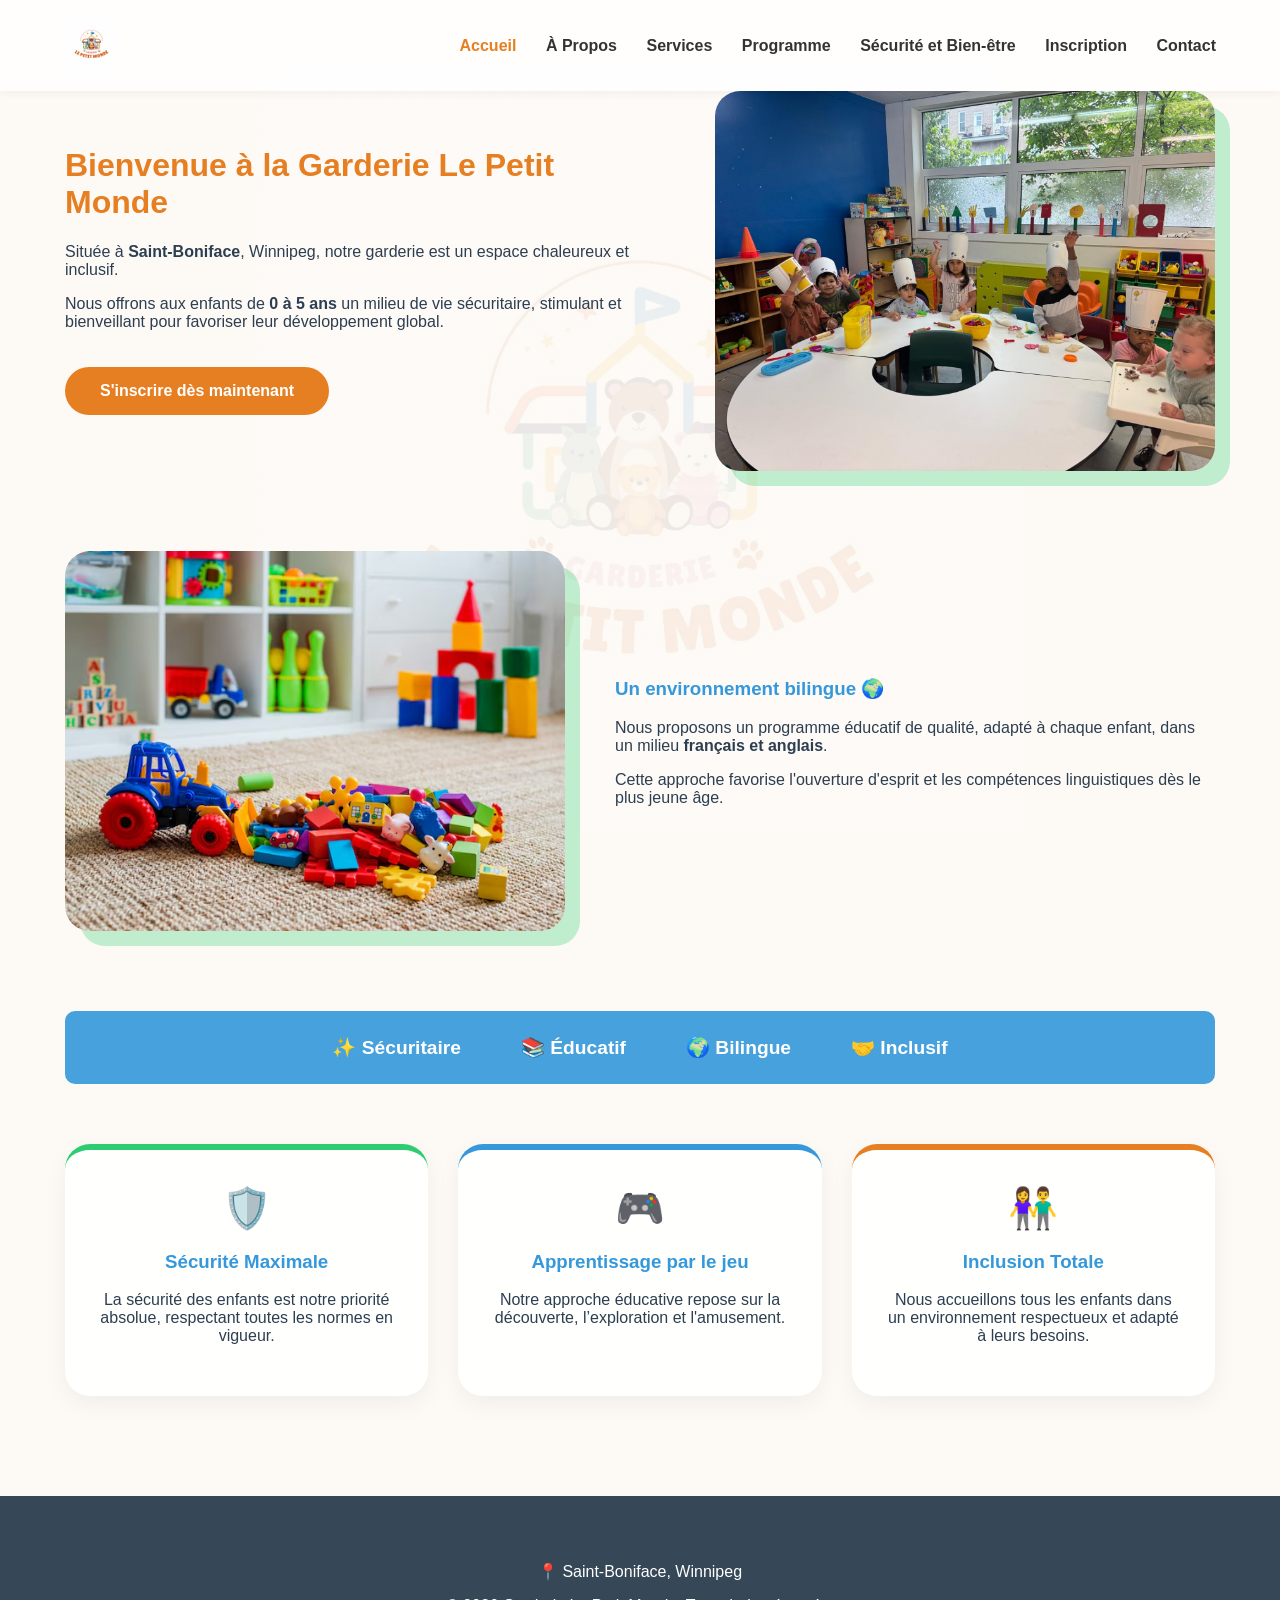
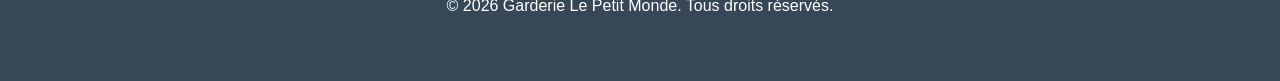
<file: index.html>
<!DOCTYPE html>
<html lang="fr">
<head>
    <meta charset="UTF-8">
    <meta name="viewport" content="width=device-width, initial-scale=1.0">
    <title>Garderie Le Petit Monde | Accueil</title>
    <link rel="stylesheet" href="style.css">
    <style>
        /* --- ARRIÈRE-PLAN GLOBAL AVEC LOGO --- */
        body {
            margin: 0;
            padding: 0;
            background-color: #fdfaf6;
            /* Logo en fond : fixe, centré et translucide pour la lisibilité */
            background-image: linear-gradient(rgba(253, 250, 246, 0.92), rgba(253, 250, 246, 0.92)), url('logo.png');
            background-attachment: fixed;
            background-position: center;
            background-repeat: no-repeat;
            background-size: 60%;
        }

        /* --- TRANSPARENCE DES SECTIONS --- */
        header, main, .container, .content-row, .card {
            background: transparent !important;
        }

        /* --- BARRE DE NAVIGATION --- */
        header {
            padding: 1rem 5%;
            display: flex;
            justify-content: space-between;
            align-items: center;
            box-shadow: 0 2px 10px rgba(0,0,0,0.05);
            position: sticky;
            top: 0;
            z-index: 1000;
            background: rgba(255, 255, 255, 0.8) !important;
            backdrop-filter: blur(10px);
        }

        .nav-logo img { height: 55px; }

        nav a {
            text-decoration: none;
            color: #333;
            margin-left: 25px;
            font-weight: 600;
            transition: 0.3s;
        }

        nav a:hover { color: #e67e22; }

        /* --- CONTENU PRINCIPAL --- */
        .main-content {
            padding-top: 50px;
        }

        .content-row {
            display: flex;
            align-items: center;
            gap: 50px;
            margin-bottom: 80px;
        }
        
        .content-row.reverse { flex-direction: row-reverse; }

        .text-block { flex: 1.2; }
        
        .image-block { 
            flex: 1; 
            border-radius: 25px; 
            overflow: hidden; 
            box-shadow: 15px 15px 0px rgba(46, 204, 113, 0.3); /* Ombre verte style logo */
            height: 380px;
        }
        
        .image-block img {
            width: 100%;
            height: 100%;
            object-fit: cover;
            display: block;
        }

        h1, h2 { color: #e67e22; margin-top: 0; }
        h3 { color: #3498db; }

        /* --- ÉLÉMENTS VISUELS --- */
        .feature-ribbon {
            background: rgba(52, 152, 219, 0.9);
            color: white;
            padding: 25px 0;
            margin: 60px 0;
            display: flex;
            justify-content: center;
            gap: 60px;
            font-weight: bold;
            font-size: 1.2rem;
            border-radius: 10px;
        }

        .card {
            background: rgba(255, 255, 255, 0.85) !important;
            padding: 35px;
            border-radius: 25px;
            box-shadow: 0 8px 25px rgba(0,0,0,0.05);
            text-align: center;
            backdrop-filter: blur(3px);
            border-top: 6px solid;
        }

        .btn-cta {
            display: inline-block;
            padding: 15px 35px;
            background-color: #e67e22;
            color: white;
            border-radius: 30px;
            text-decoration: none;
            font-weight: bold;
            margin-top: 20px;
            transition: 0.3s;
        }

        .btn-cta:hover { transform: scale(1.05); background-color: #d35400; }

        footer {
            background: rgba(44, 62, 80, 0.95);
            color: white;
            text-align: center;
            padding: 50px 20px;
            margin-top: 100px;
        }
    </style>
</head>
<body>

     <header>
    <div class="nav-logo"><img src="logo.png" alt="Logo"></div>
    <nav>
        <a href="index.html" style="color: #e67e22;">Accueil</a>
        
        <a href="propos.html">À Propos</a>
        <a href="services.html">Services</a>
        <a href="programme.html">Programme</a>
        
        <a href="securite.html">Sécurité et Bien-être</a>
        
        <a href="inscription.html">Inscription</a>
        <a href="contact.html">Contact</a>
    </nav>
</header>
    
    <main class="container main-content" style="max-width: 1150px; margin: 0 auto; padding: 0 20px;">
        
        <div class="content-row">
            <div class="text-block">
                <h1>Bienvenue à la Garderie Le Petit Monde </h1>
                <p>Située à <strong>Saint-Boniface</strong>, Winnipeg, notre garderie est un espace chaleureux et inclusif.</p>
                <p>Nous offrons aux enfants de <strong>0 à 5 ans</strong> un milieu de vie sécuritaire, stimulant et bienveillant pour favoriser leur développement global.</p>
                <a href="inscription.html" class="btn-cta">S'inscrire dès maintenant</a>
            </div>
            <div class="image-block">
                <img src="enfants.jpg" alt="Enfants heureux à la garderie">
            </div>
        </div>

        <div class="content-row reverse">
            <div class="text-block">
                <h3>Un environnement bilingue 🌍</h3>
                <p>Nous proposons un programme éducatif de qualité, adapté à chaque enfant, dans un milieu <strong>français et anglais</strong>.</p>
                <p>Cette approche favorise l'ouverture d'esprit et les compétences linguistiques dès le plus jeune âge.</p>
            </div>
            <div class="image-block">
                <img src="salle.jpg" alt="Notre salle de jeux éducative">
            </div>
        </div>

        <div class="feature-ribbon">
            <span>✨ Sécuritaire</span>
            <span>📚 Éducatif</span>
            <span>🌍 Bilingue</span>
            <span>🤝 Inclusif</span>
        </div>

        <div class="grid" style="display: grid; grid-template-columns: repeat(auto-fit, minmax(300px, 1fr)); gap: 30px;">
            <div class="card" style="border-top-color: #2ecc71;">
                <div style="font-size: 2.5rem;">🛡️</div>
                <h3>Sécurité Maximale</h3>
                <p>La sécurité des enfants est notre priorité absolue, respectant toutes les normes en vigueur.</p>
            </div>
            <div class="card" style="border-top-color: #3498db;">
                <div style="font-size: 2.5rem;">🎮</div>
                <h3>Apprentissage par le jeu</h3>
                <p>Notre approche éducative repose sur la découverte, l’exploration et l'amusement.</p>
            </div>
            <div class="card" style="border-top-color: #e67e22;">
                <div style="font-size: 2.5rem;">👫</div>
                <h3>Inclusion Totale</h3>
                <p>Nous accueillons tous les enfants dans un environnement respectueux et adapté à leurs besoins.</p>
            </div>
        </div>
    </main>

    <footer>
        <p>📍 Saint-Boniface, Winnipeg </p>
        <p>&copy; 2026 Garderie Le Petit Monde. Tous droits réservés.</p>
    </footer>

</body>
</html>
</file>
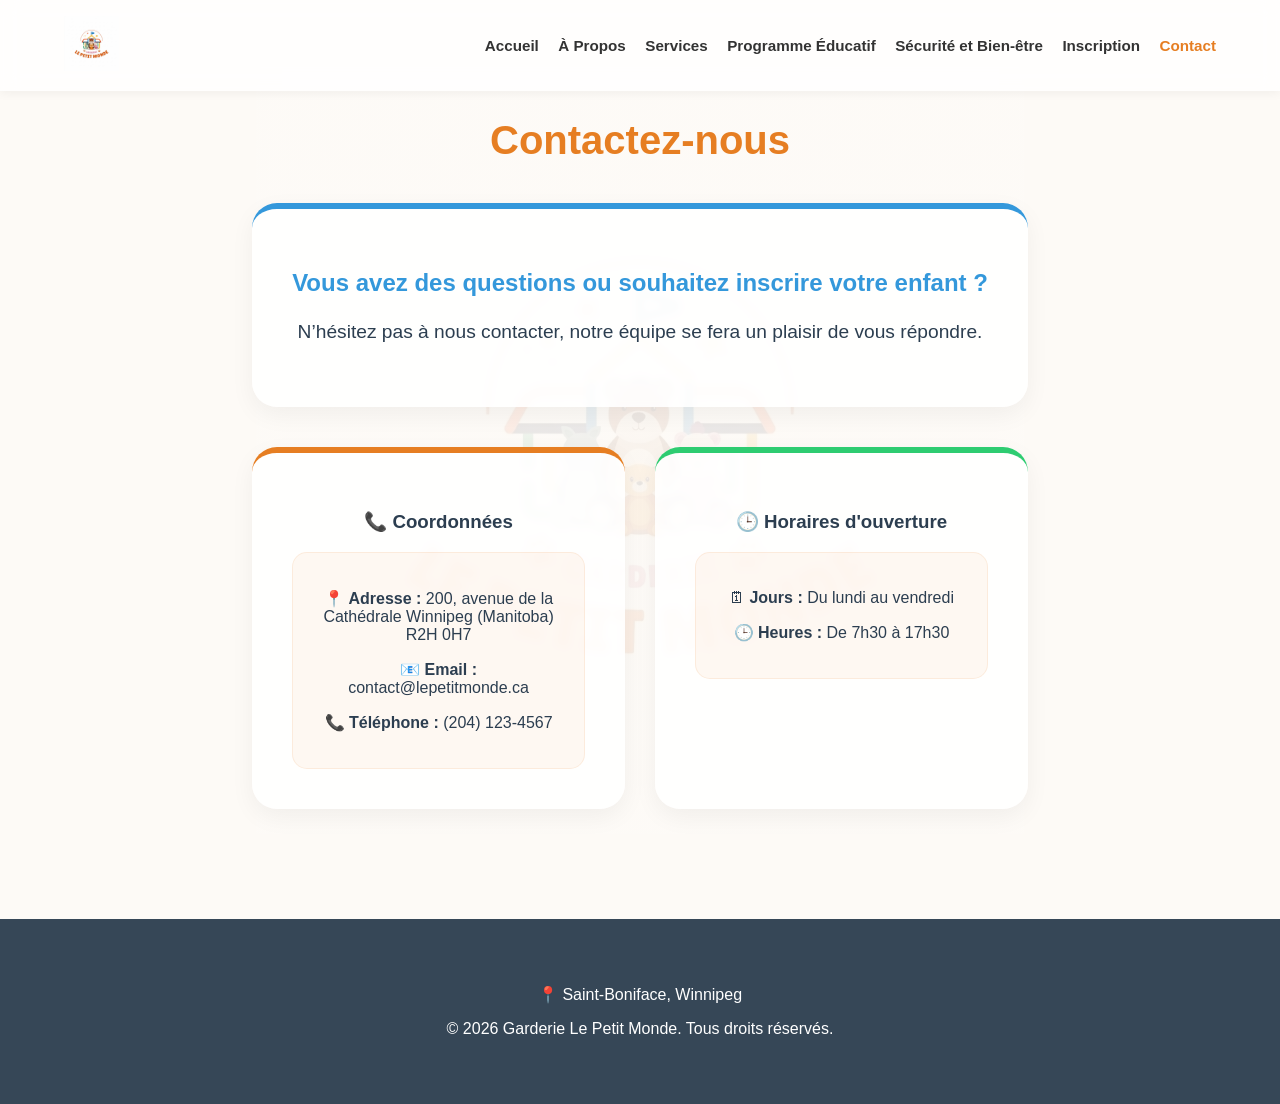
<file: contact.html>
<!DOCTYPE html>
<html lang="fr">
<head>
    <meta charset="UTF-8">
    <meta name="viewport" content="width=device-width, initial-scale=1.0">
    <title>Contact | Garderie Le Petit Monde</title>
    <link rel="stylesheet" href="style.css">
    <style>
        /* --- ARRIÈRE-PLAN GLOBAL (COHÉRENT AVEC LE RESTE DU SITE) --- */
        body {
            margin: 0;
            padding: 0;
            background-color: #fdfaf6;
            background-image: linear-gradient(rgba(253, 250, 246, 0.92), rgba(253, 250, 246, 0.92)), url('logo.png');
            background-attachment: fixed;
            background-position: center;
            background-repeat: no-repeat;
            background-size: 60%;
        }

        header, main, .container, .card { background: transparent !important; }

        header {
            padding: 1rem 5%;
            display: flex;
            justify-content: space-between;
            align-items: center;
            box-shadow: 0 2px 10px rgba(0,0,0,0.05);
            position: sticky;
            top: 0;
            z-index: 1000;
            background: rgba(255, 255, 255, 0.8) !important;
            backdrop-filter: blur(10px);
        }

        .nav-logo img { height: 55px; }

        nav a {
            text-decoration: none;
            color: #333;
            margin-left: 15px;
            font-weight: 600;
            transition: 0.3s;
            font-size: 0.95rem;
        }

        nav a:hover { color: #e67e22; }

        .main-content { padding-top: 50px; }

        h1 { color: #e67e22; text-align: center; font-size: 2.5rem; margin-bottom: 40px; }
        
        .contact-card {
            background: rgba(255, 255, 255, 0.85) !important;
            padding: 40px;
            border-radius: 25px;
            box-shadow: 0 8px 25px rgba(0,0,0,0.05);
            backdrop-filter: blur(3px);
            margin-bottom: 30px;
            border-top: 6px solid #3498db;
            text-align: center;
        }

        .contact-grid {
            display: grid;
            grid-template-columns: repeat(auto-fit, minmax(280px, 1fr));
            gap: 30px;
            margin-top: 40px;
        }

        .info-item {
            padding: 20px;
            background: rgba(230, 126, 34, 0.05);
            border-radius: 15px;
            border: 1px solid rgba(230, 126, 34, 0.1);
        }

        .info-item h3 { color: #e67e22; margin-bottom: 10px; }

        footer {
            background: rgba(44, 62, 80, 0.95);
            color: white;
            text-align: center;
            padding: 50px 20px;
            margin-top: 80px;
        }
    </style>
</head>
<body>

    <header>
        <div class="nav-logo"><img src="logo.png" alt="Logo"></div>
        <nav>
            <a href="index.html">Accueil</a>
            <a href="propos.html">À Propos</a>
            <a href="services.html">Services</a>
            <a href="programme.html">Programme Éducatif</a>
            <a href="securite.html">Sécurité et Bien-être</a>
            <a href="inscription.html">Inscription</a>
            <a href="contact.html" style="color: #e67e22;">Contact</a>
        </nav>
    </header>

    <main class="container main-content" style="max-width: 1000px; margin: 0 auto; padding: 0 20px;">
        
        <h1>Contactez-nous </h1>

        <section class="contact-card">
            <h2 style="color: #3498db;">Vous avez des questions ou souhaitez inscrire votre enfant ? </h2>
            <p style="font-size: 1.2rem; line-height: 1.6;">N’hésitez pas à nous contacter, notre équipe se fera un plaisir de vous répondre. </p>
        </section>

        <div class="contact-grid">
            <div class="contact-card" style="border-top-color: #e67e22;">
                <h3>📞 Coordonnées </h3>
                <div class="info-item">
                    <p>📍 <strong>Adresse :</strong> 200, avenue de la Cathédrale
Winnipeg (Manitoba) R2H 0H7 </p>
                    <p>📧 <strong>Email :</strong> contact@lepetitmonde.ca </p>
                    <p>📞 <strong>Téléphone :</strong> (204) 123-4567</p>
                </div>
            </div>

            <div class="contact-card" style="border-top-color: #2ecc71;">
                <h3>🕒 Horaires d'ouverture </h3>
                <div class="info-item">
                    <p>🗓 <strong>Jours :</strong> Du lundi au vendredi </p>
                    <p>🕒 <strong>Heures :</strong> De 7h30 à 17h30 </p>
                </div>
            </div>
        </div>

    </main>

    <footer>
        <p>📍 Saint-Boniface, Winnipeg</p>
        <p>&copy; 2026 Garderie Le Petit Monde. Tous droits réservés.</p>
    </footer>

</body>
</html>
</file>
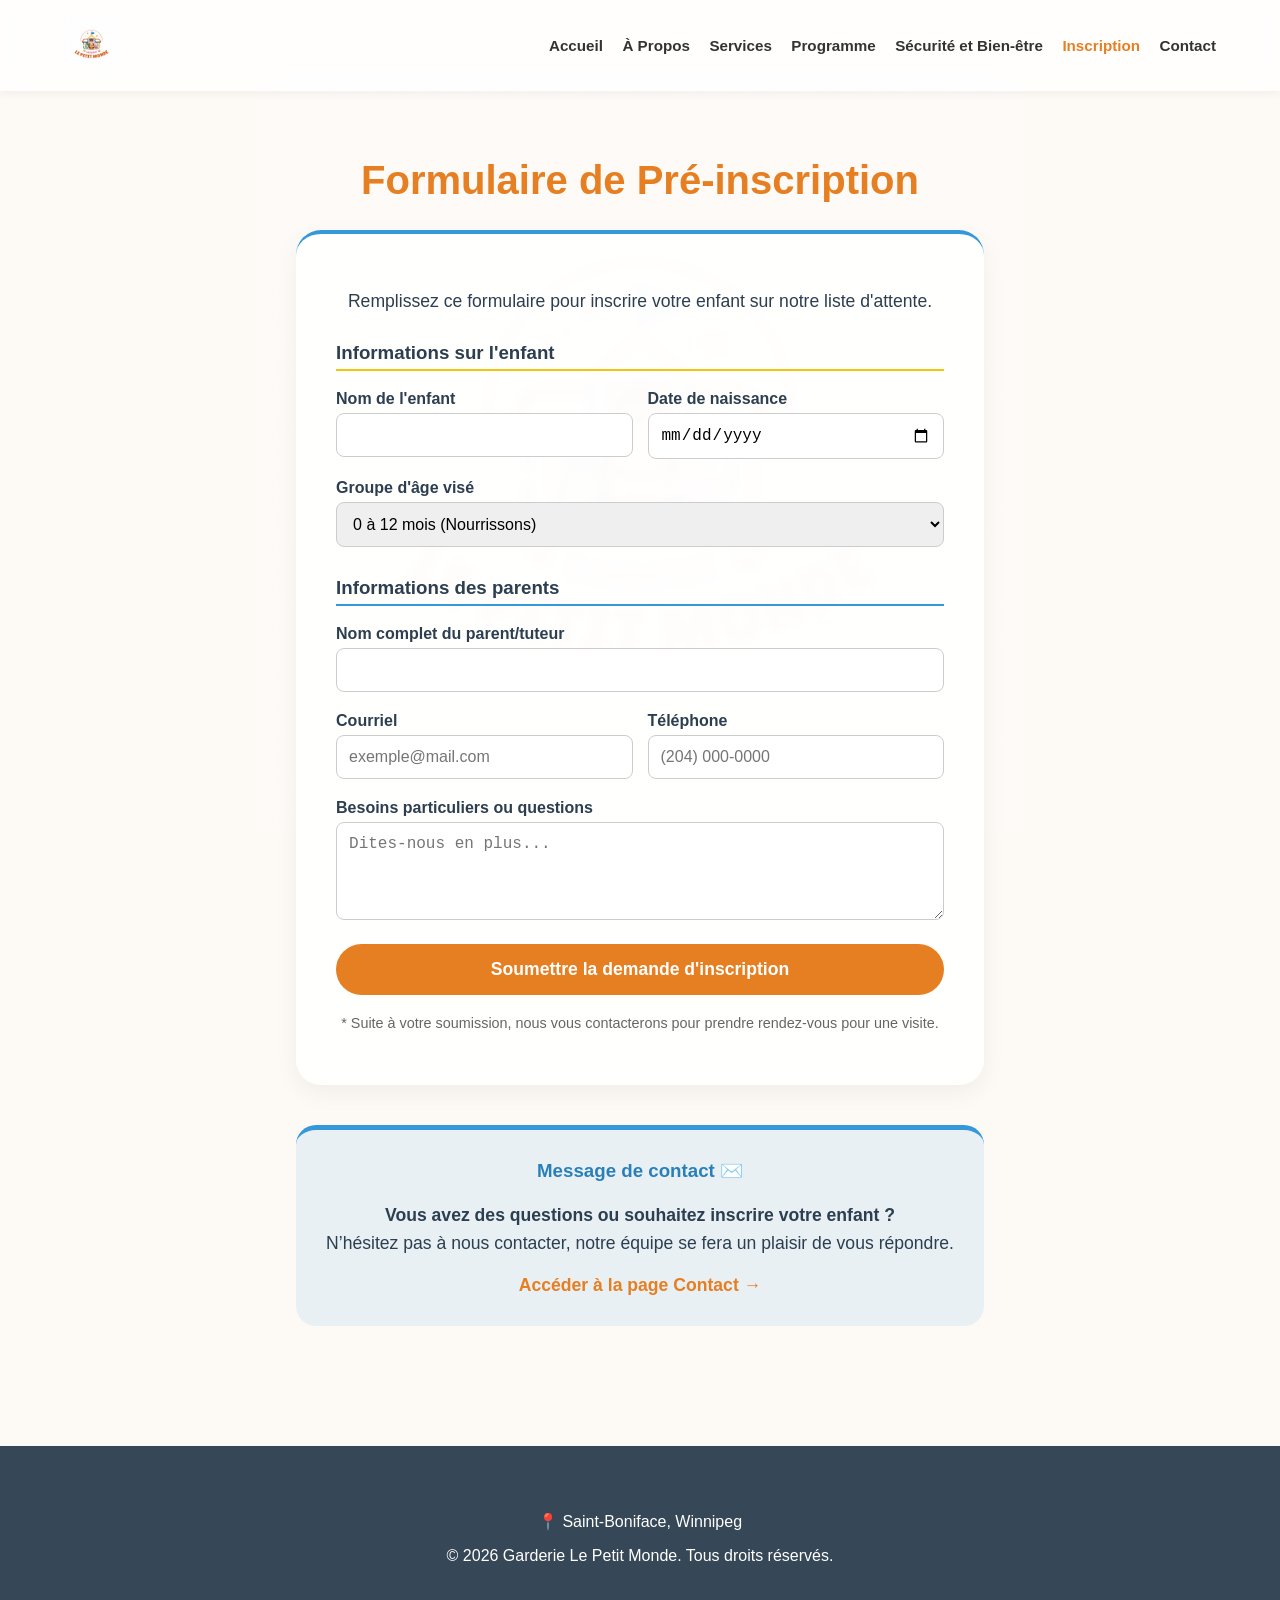
<file: inscription.html>
<!DOCTYPE html>
<html lang="fr">
<head>
    <meta charset="UTF-8">
    <meta name="viewport" content="width=device-width, initial-scale=1.0">
    <title>Inscription | Le Petit Monde</title>
    <link rel="stylesheet" href="style.css">
    <style>
        /* --- STYLE GLOBAL & ARRIÈRE-PLAN --- */
        body {
            margin: 0;
            padding: 0;
            background-color: #fdfaf6;
            background-image: linear-gradient(rgba(253, 250, 246, 0.92), rgba(253, 250, 246, 0.92)), url('logo.png');
            background-attachment: fixed;
            background-position: center;
            background-repeat: no-repeat;
            background-size: 60%;
        }

        header, main, .container, .card { background: transparent !important; }

        header {
            padding: 1rem 5%;
            display: flex;
            justify-content: space-between;
            align-items: center;
            box-shadow: 0 2px 10px rgba(0,0,0,0.05);
            position: sticky;
            top: 0;
            z-index: 1000;
            background: rgba(255, 255, 255, 0.8) !important;
            backdrop-filter: blur(10px);
        }

        .nav-logo img { height: 55px; }

        nav a {
            text-decoration: none;
            color: #333;
            margin-left: 15px;
            font-weight: 600;
            transition: 0.3s;
            font-size: 0.95rem;
        }

        nav a:hover { color: #e67e22; }

        /* --- STYLES DU FORMULAIRE --- */
        .form-group {
            margin-bottom: 20px;
            text-align: left;
        }
        label {
            display: block;
            margin-bottom: 5px;
            font-weight: bold;
            color: #2c3e50;
        }
        input, select, textarea {
            width: 100%;
            padding: 12px;
            border: 1px solid #ccc;
            border-radius: 8px;
            box-sizing: border-box;
            font-size: 1rem;
        }
        
        .btn-submit {
            background-color: #e67e22;
            color: white;
            padding: 15px;
            border: none;
            border-radius: 30px;
            font-weight: bold;
            font-size: 1.1rem;
            width: 100%;
            cursor: pointer;
            transition: 0.3s;
        }
        .btn-submit:hover { background-color: #d35400; transform: scale(1.02); }

        /* --- SECTION MESSAGE DE CONTACT --- */
        .contact-message-box {
            background: rgba(52, 152, 219, 0.1) !important;
            border-top: 5px solid #3498db;
            padding: 30px;
            border-radius: 20px;
            text-align: center;
            margin-top: 40px;
            backdrop-filter: blur(3px);
        }

        footer {
            background: rgba(44, 62, 80, 0.95);
            color: white;
            text-align: center;
            padding: 50px 20px;
            margin-top: 80px;
        }
    </style>
</head>
<body>
    <header>
        <div class="nav-logo"><img src="logo.png" alt="Logo"></div>
        <nav>
            <a href="index.html">Accueil</a>
            <a href="propos.html">À Propos</a>
            <a href="services.html">Services</a>
            <a href="programme.html">Programme</a>
            <a href="securite.html">Sécurité et Bien-être</a>
            <a href="inscription.html" style="color: #e67e22;">Inscription</a>
            <a href="contact.html">Contact</a>
        </nav>
    </header>

    <main class="container" style="max-width: 800px; margin: 0 auto; padding: 40px 20px;">
        <h1 style="text-align: center; color: #e67e22; font-size: 2.5rem;">Formulaire de Pré-inscription</h1>
        
        <div class="card" style="background: rgba(255, 255, 255, 0.85) !important; padding: 40px; border-radius: 25px; box-shadow: 0 8px 25px rgba(0,0,0,0.05); backdrop-filter: blur(3px);">
            <p style="margin-bottom: 30px; text-align: center; font-size: 1.1rem;">
                Remplissez ce formulaire pour inscrire votre enfant sur notre liste d'attente.
            </p>

            <form action="#" method="post">
                <h3 style="border-bottom: 2px solid #f1c40f; padding-bottom: 5px; color: #2c3e50;">Informations sur l'enfant</h3>
                <div style="display: grid; grid-template-columns: 1fr 1fr; gap: 15px;">
                    <div class="form-group">
                        <label for="nom_enfant">Nom de l'enfant</label>
                        <input type="text" id="nom_enfant" name="nom_enfant" required>
                    </div>
                    <div class="form-group">
                        <label for="date_naissance">Date de naissance</label>
                        <input type="date" id="date_naissance" name="date_naissance" required>
                    </div>
                </div>

                <div class="form-group">
                    <label for="groupe_age">Groupe d'âge visé</label>
                    <select id="groupe_age" name="groupe_age">
                        <option value="nourrisson">0 à 12 mois (Nourrissons)</option>
                        <option value="tout-petit">1 à 2 ans (Tout-petits)</option>
                        <option value="prescolaire">3 à 5 ans (Préscolaires)</option>
                    </select>
                </div>

                <h3 style="border-bottom: 2px solid #3498db; padding-bottom: 5px; margin-top: 30px; color: #2c3e50;">Informations des parents</h3>
                <div class="form-group">
                    <label for="parent_nom">Nom complet du parent/tuteur</label>
                    <input type="text" id="parent_nom" name="parent_nom" required>
                </div>

                <div style="display: grid; grid-template-columns: 1fr 1fr; gap: 15px;">
                    <div class="form-group">
                        <label for="email">Courriel</label>
                        <input type="email" id="email" name="email" placeholder="exemple@mail.com" required>
                    </div>
                    <div class="form-group">
                        <label for="tel">Téléphone</label>
                        <input type="tel" id="tel" name="tel" placeholder="(204) 000-0000" required>
                    </div>
                </div>

                <div class="form-group">
                    <label for="message">Besoins particuliers ou questions</label>
                    <textarea id="message" name="message" rows="4" placeholder="Dites-nous en plus..."></textarea>
                </div>

                <button type="submit" class="btn-submit">
                    Soumettre la demande d'inscription
                </button>
            </form>

            <p style="font-size: 0.9rem; color: #666; margin-top: 20px; text-align: center;">
                * Suite à votre soumission, nous vous contacterons pour prendre rendez-vous pour une visite.
            </p>
        </div>

        <section class="contact-message-box">
            <h3 style="color: #2980b9; margin-top: 0;">Message de contact ✉️</h3>
            <p style="font-size: 1.1rem; line-height: 1.6; color: #2c3e50;">
                <strong>Vous avez des questions ou souhaitez inscrire votre enfant ?</strong><br>
                N’hésitez pas à nous contacter, notre équipe se fera un plaisir de vous répondre.
            </p>
            <a href="contact.html" style="text-decoration: none; color: #e67e22; font-weight: bold; font-size: 1.1rem;">Accéder à la page Contact →</a>
        </section>
    </main>

    <footer>
        <p>📍 Saint-Boniface, Winnipeg</p>
        <p>&copy; 2026 Garderie Le Petit Monde. Tous droits réservés.</p>
    </footer>
</body>
</html>
</file>
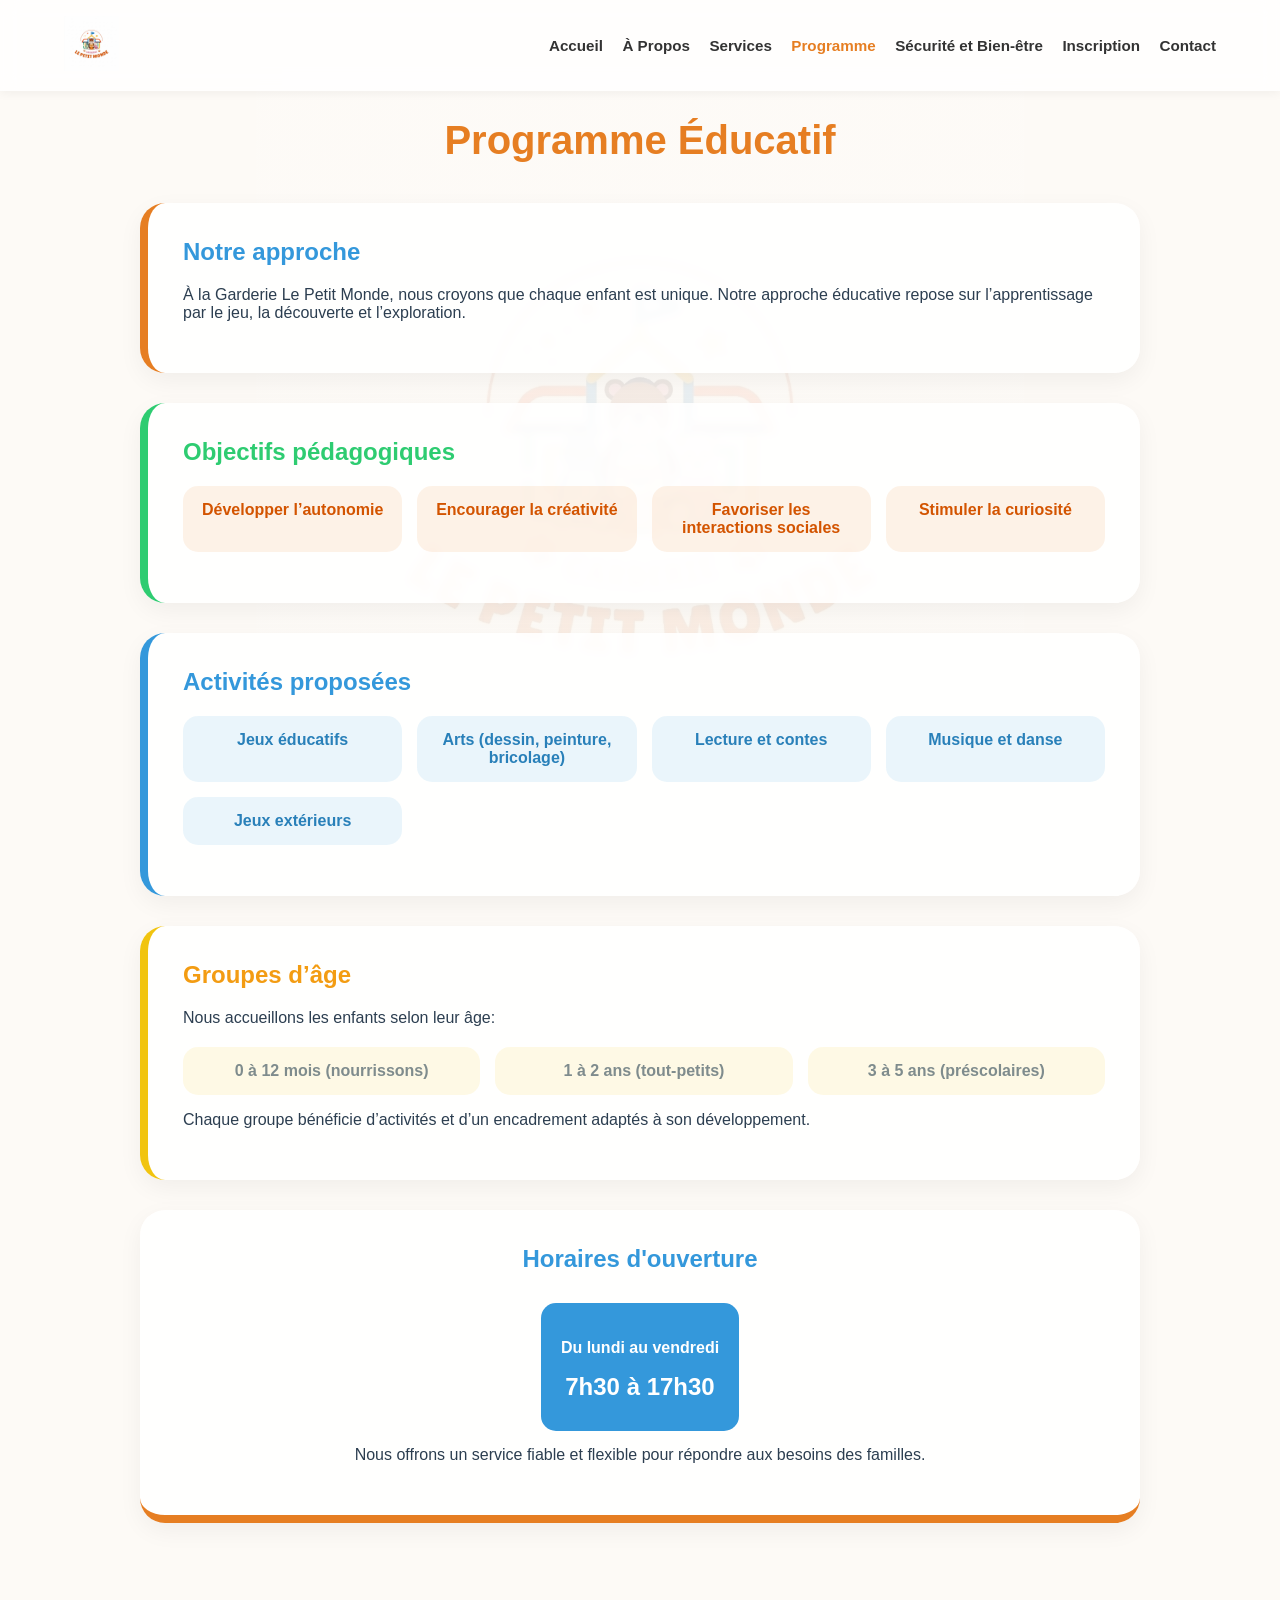
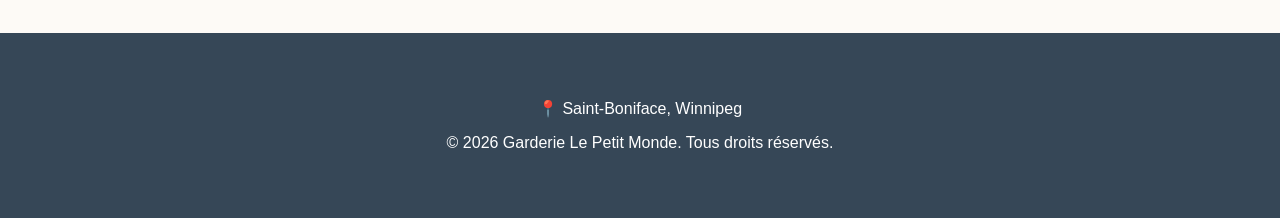
<file: programme.html>
<!DOCTYPE html>
<html lang="fr">
<head>
    <meta charset="UTF-8">
    <meta name="viewport" content="width=device-width, initial-scale=1.0">
    <title>Programme Éducatif | Garderie Le Petit Monde</title>
    <link rel="stylesheet" href="style.css">
    <style>
        /* --- ARRIÈRE-PLAN GLOBAL (IDENTIQUE AUX AUTRES PAGES) --- */
        body {
            margin: 0;
            padding: 0;
            background-color: #fdfaf6;
            background-image: linear-gradient(rgba(253, 250, 246, 0.92), rgba(253, 250, 246, 0.92)), url('logo.png');
            background-attachment: fixed;
            background-position: center;
            background-repeat: no-repeat;
            background-size: 60%;
        }

        header, main, .container, .card { background: transparent !important; }

        header {
            padding: 1rem 5%;
            display: flex;
            justify-content: space-between;
            align-items: center;
            box-shadow: 0 2px 10px rgba(0,0,0,0.05);
            position: sticky;
            top: 0;
            z-index: 1000;
            background: rgba(255, 255, 255, 0.8) !important;
            backdrop-filter: blur(10px);
        }

        .nav-logo img { height: 55px; }

        nav a {
            text-decoration: none;
            color: #333;
            margin-left: 15px;
            font-weight: 600;
            transition: 0.3s;
            font-size: 0.95rem;
        }

        nav a:hover { color: #e67e22; }

        .main-content { padding-top: 50px; }

        h1 { color: #e67e22; text-align: center; font-size: 2.5rem; margin-bottom: 40px; }
        
        .section-card {
            background: rgba(255, 255, 255, 0.85) !important;
            padding: 35px;
            border-radius: 25px;
            box-shadow: 0 8px 25px rgba(0,0,0,0.05);
            backdrop-filter: blur(3px);
            margin-bottom: 30px;
            border-left: 8px solid #e67e22;
        }

        h2 { color: #3498db; margin-top: 0; }

        .grid-list {
            display: grid;
            grid-template-columns: repeat(auto-fit, minmax(200px, 1fr));
            gap: 15px;
            list-style: none;
            padding: 0;
            margin-top: 20px;
        }

        .grid-list li {
            background: rgba(230, 126, 34, 0.1);
            padding: 15px;
            border-radius: 15px;
            text-align: center;
            font-weight: 600;
            color: #d35400;
        }

        .schedule-box {
            background: #3498db;
            color: white;
            padding: 20px;
            border-radius: 15px;
            text-align: center;
            display: inline-block;
            margin-top: 10px;
        }

        footer {
            background: rgba(44, 62, 80, 0.95);
            color: white;
            text-align: center;
            padding: 50px 20px;
            margin-top: 80px;
        }
    </style>
</head>
<body>

    <header>
        <div class="nav-logo"><img src="logo.png" alt="Logo"></div>
        <nav>
            <a href="index.html">Accueil</a>
            <a href="propos.html">À Propos</a>
            <a href="services.html">Services</a>
            <a href="programme.html" style="color: #e67e22;">Programme</a>
            <a href="securite.html">Sécurité et Bien-être</a>
            <a href="inscription.html">Inscription</a>
            <a href="contact.html">Contact</a>
        </nav>
    </header>

    <main class="container main-content" style="max-width: 1000px; margin: 0 auto; padding: 0 20px;">
        
        <h1>Programme Éducatif</h1>

        <section class="section-card">
            <h2>Notre approche </h2>
            <p>À la Garderie Le Petit Monde, nous croyons que chaque enfant est unique. Notre approche éducative repose sur l’apprentissage par le jeu, la découverte et l’exploration.</p>
        </section>

        <section class="section-card" style="border-left-color: #2ecc71;">
            <h2 style="color: #2ecc71;">Objectifs pédagogiques </h2>
            <ul class="grid-list">
                <li>Développer l’autonomie </li>
                <li>Encourager la créativité </li>
                <li>Favoriser les interactions sociales </li>
                <li>Stimuler la curiosité </li>
            </ul>
        </section>

        <section class="section-card" style="border-left-color: #3498db;">
            <h2 style="color: #3498db;">Activités proposées </h2>
            <ul class="grid-list">
                <li style="background:rgba(52,152,219,0.1); color:#2980b9;">Jeux éducatifs </li>
                <li style="background:rgba(52,152,219,0.1); color:#2980b9;">Arts (dessin, peinture, bricolage) </li>
                <li style="background:rgba(52,152,219,0.1); color:#2980b9;">Lecture et contes </li>
                <li style="background:rgba(52,152,219,0.1); color:#2980b9;">Musique et danse </li>
                <li style="background:rgba(52,152,219,0.1); color:#2980b9;">Jeux extérieurs </li>
            </ul>
        </section>

        <section class="section-card" style="border-left-color: #f1c40f;">
            <h2 style="color: #f39c12;">Groupes d’âge </h2>
            <p>Nous accueillons les enfants selon leur âge:</p>
            <ul class="grid-list">
                <li style="background:rgba(241,196,15,0.1); color:#7f8c8d;">0 à 12 mois (nourrissons) </li>
                <li style="background:rgba(241,196,15,0.1); color:#7f8c8d;">1 à 2 ans (tout-petits) </li>
                <li style="background:rgba(241,196,15,0.1); color:#7f8c8d;">3 à 5 ans (préscolaires) </li>
            </ul>
            <p style="margin-top: 15px;">Chaque groupe bénéficie d’activités et d’un encadrement adaptés à son développement.</p>
        </section>

        <section class="section-card" style="text-align: center; border-left: none; border-bottom: 8px solid #e67e22;">
            <h2> Horaires d'ouverture</h2>
            <div class="schedule-box">
                <p><strong> Du lundi au vendredi </strong></p>
                <p style="font-size: 1.5rem; margin: 10px 0;"><strong>7h30 à 17h30 </strong></p>
            </div>
            <p style="margin-top: 15px;">Nous offrons un service fiable et flexible pour répondre aux besoins des familles.</p>
        </section>

    </main>

    <footer>
        <p>📍 Saint-Boniface, Winnipeg </p>
        <p>&copy; 2026 Garderie Le Petit Monde. Tous droits réservés.</p>
    </footer>

</body>
</html>
</file>
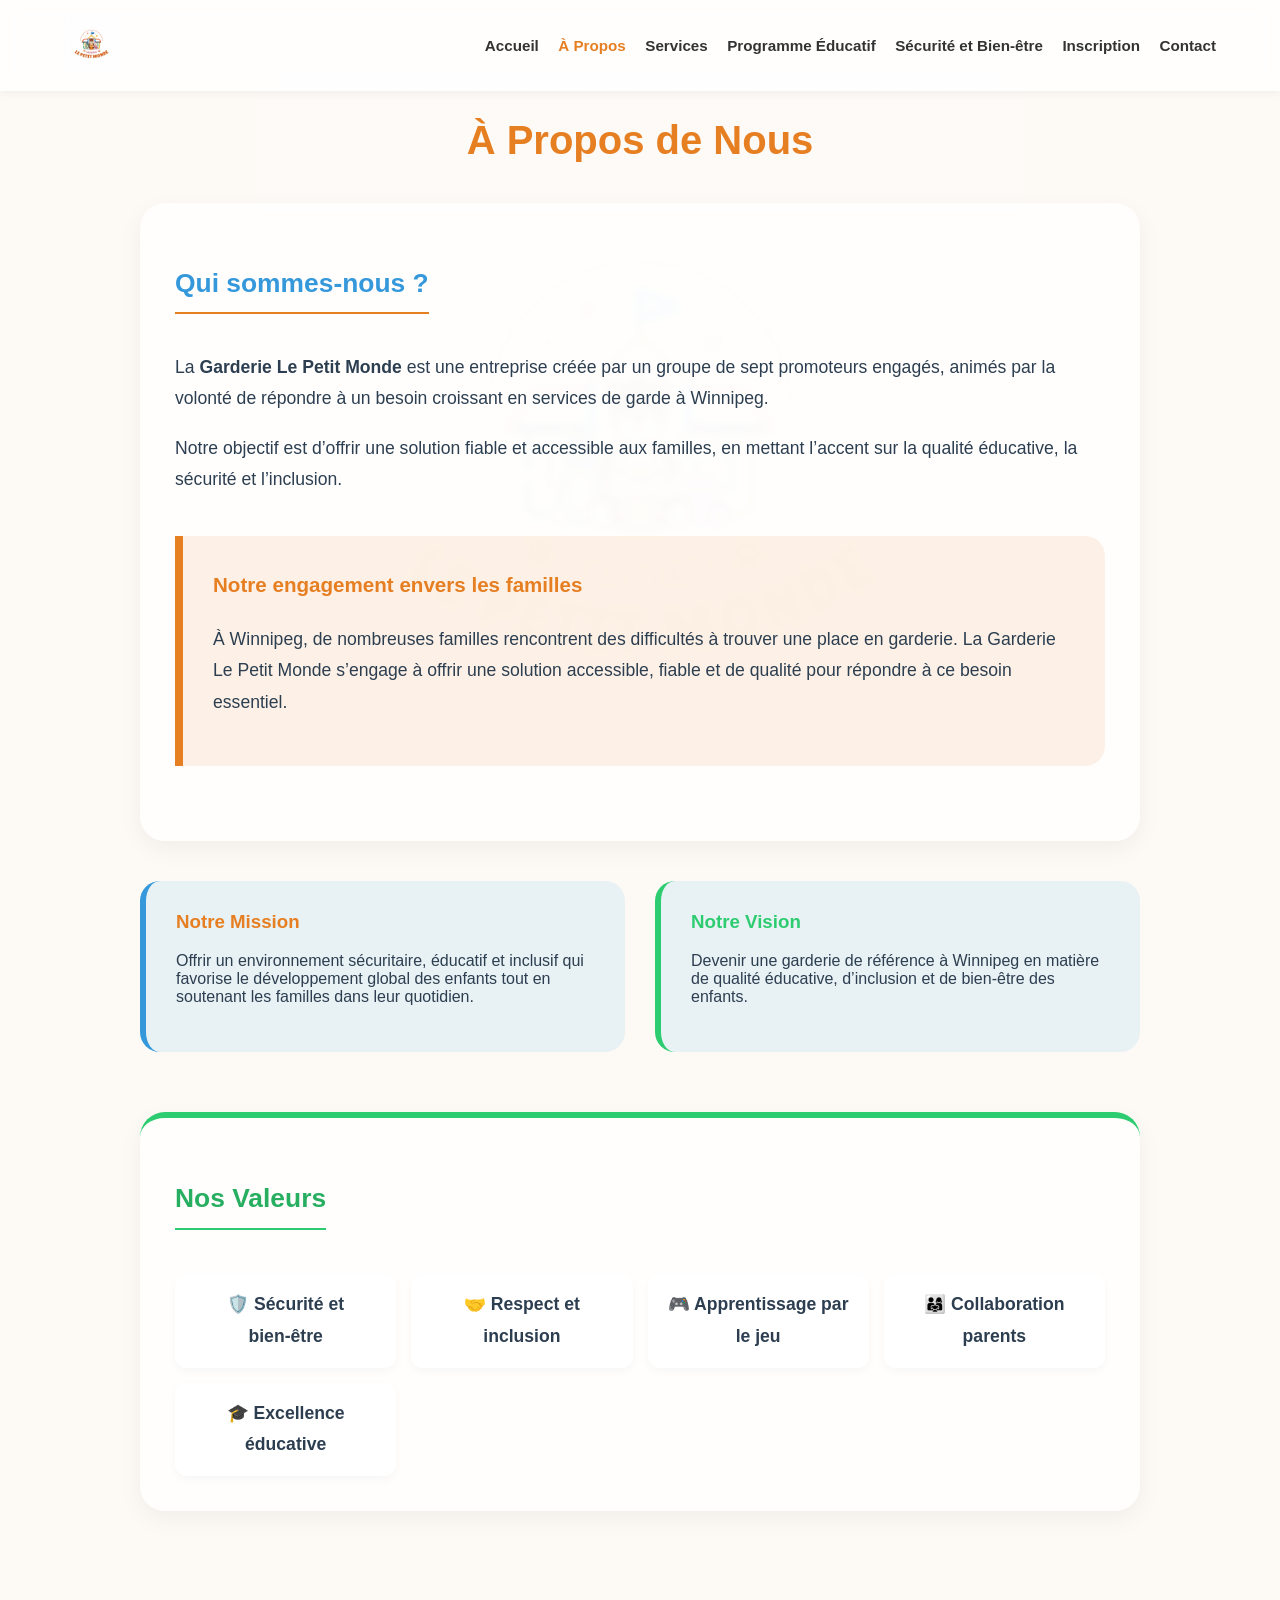
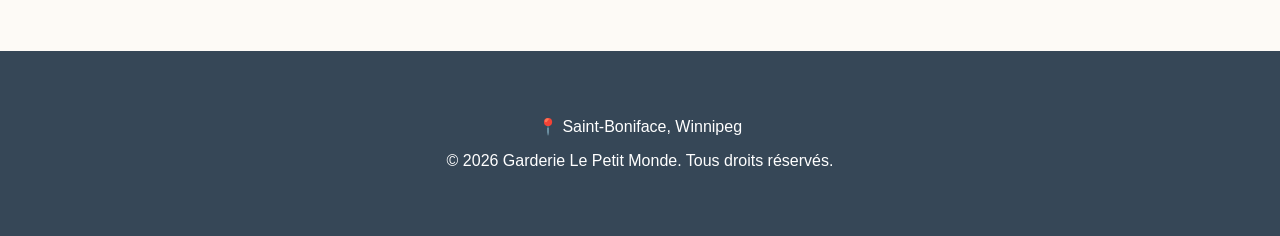
<file: propos.html>
<!DOCTYPE html>
<html lang="fr">
<head>
    <meta charset="UTF-8">
    <meta name="viewport" content="width=device-width, initial-scale=1.0">
    <title>À Propos | Garderie Le Petit Monde</title>
    <link rel="stylesheet" href="style.css">
    <style>
        /* --- ARRIÈRE-PLAN GLOBAL (IDENTIQUE AUX AUTRES PAGES) --- */
        body {
            margin: 0;
            padding: 0;
            background-color: #fdfaf6;
            background-image: linear-gradient(rgba(253, 250, 246, 0.92), rgba(253, 250, 246, 0.92)), url('logo.png');
            background-attachment: fixed;
            background-position: center;
            background-repeat: no-repeat;
            background-size: 60%;
        }

        header, main, .container, .card {
            background: transparent !important;
        }

        header {
            padding: 1rem 5%;
            display: flex;
            justify-content: space-between;
            align-items: center;
            box-shadow: 0 2px 10px rgba(0,0,0,0.05);
            position: sticky;
            top: 0;
            z-index: 1000;
            background: rgba(255, 255, 255, 0.8) !important;
            backdrop-filter: blur(10px);
        }

        .nav-logo img { height: 55px; }

        nav a {
            text-decoration: none;
            color: #333;
            margin-left: 15px;
            font-weight: 600;
            transition: 0.3s;
            font-size: 0.95rem;
        }

        nav a:hover { color: #e67e22; }

        /* --- CONTENU --- */
        .main-content {
            padding-top: 50px;
        }

        h1 { color: #e67e22; text-align: center; font-size: 2.5rem; margin-bottom: 40px; }
        h2 { color: #3498db; border-bottom: 2px solid #e67e22; display: inline-block; padding-bottom: 5px; margin-bottom: 20px; }
        h3 { color: #e67e22; margin-top: 0; }

        .about-section {
            background: rgba(255, 255, 255, 0.8) !important;
            padding: 35px;
            border-radius: 25px;
            box-shadow: 0 8px 25px rgba(0,0,0,0.05);
            backdrop-filter: blur(3px);
            margin-bottom: 40px;
            line-height: 1.8;
            font-size: 1.1rem;
        }

        /* --- NOUVELLE SECTION ENGAGEMENT --- */
        .engagement-box {
            background: rgba(230, 126, 34, 0.1) !important;
            border-left: 8px solid #e67e22;
            padding: 30px;
            border-radius: 0 20px 20px 0;
            margin: 40px 0;
        }

        .mission-vision {
            display: grid;
            grid-template-columns: 1fr 1fr;
            gap: 30px;
            margin-top: 30px;
        }

        .highlight-box {
            background: rgba(52, 152, 219, 0.1) !important;
            padding: 30px;
            border-radius: 20px;
            border-left: 6px solid #3498db;
        }

        .values-grid {
            display: grid;
            grid-template-columns: repeat(auto-fit, minmax(200px, 1fr));
            gap: 15px;
            margin-top: 25px;
        }

        .value-card {
            background: white;
            padding: 15px;
            border-radius: 12px;
            text-align: center;
            font-weight: bold;
            color: #2c3e50;
            box-shadow: 0 4px 10px rgba(0,0,0,0.03);
        }

        footer {
            background: rgba(44, 62, 80, 0.95);
            color: white;
            text-align: center;
            padding: 50px 20px;
            margin-top: 100px;
        }
    </style>
</head>
<body>

    <header>
        <div class="nav-logo"><img src="logo.png" alt="Logo"></div>
        <nav>
            <a href="index.html">Accueil</a>
            <a href="propos.html" style="color: #e67e22;">À Propos</a>
            <a href="services.html">Services</a>
            <a href="programme.html">Programme Éducatif</a>
            <a href="securite.html">Sécurité et Bien-être</a>
            <a href="inscription.html">Inscription</a>
            <a href="contact.html">Contact</a>
        </nav>
    </header>

    <main class="container main-content" style="max-width: 1000px; margin: 0 auto; padding: 0 20px;">
        
        <h1>À Propos de Nous</h1>

        <section class="about-section">
            <h2>Qui sommes-nous ?</h2>
            <p>La <strong>Garderie Le Petit Monde</strong> est une entreprise créée par un groupe de sept promoteurs engagés, animés par la volonté de répondre à un besoin croissant en services de garde à Winnipeg.</p>
            <p>Notre objectif est d’offrir une solution fiable et accessible aux familles, en mettant l’accent sur la qualité éducative, la sécurité et l’inclusion.</p>

            <div class="engagement-box">
                <h3>Notre engagement envers les familles </h3>
                <p>À Winnipeg, de nombreuses familles rencontrent des difficultés à trouver une place en garderie. La Garderie Le Petit Monde s’engage à offrir une solution accessible, fiable et de qualité pour répondre à ce besoin essentiel.</p>
            </div>
        </section>

        <section class="mission-vision">
            <div class="highlight-box">
                <h3>Notre Mission </h3>
                <p>Offrir un environnement sécuritaire, éducatif et inclusif qui favorise le développement global des enfants tout en soutenant les familles dans leur quotidien.</p>
            </div>
            <div class="highlight-box" style="border-left-color: #2ecc71;">
                <h3 style="color: #2ecc71;">Notre Vision </h3>
                <p>Devenir une garderie de référence à Winnipeg en matière de qualité éducative, d’inclusion et de bien-être des enfants.</p>
            </div>
        </section>

        <section class="about-section" style="margin-top: 60px; border-left: none; border-top: 6px solid #2ecc71;">
            <h2 style="color: #27ae60; border-bottom-color: #2ecc71;">Nos Valeurs</h2>
            <div class="values-grid">
                <div class="value-card">🛡️ Sécurité et bien-être</div>
                <div class="value-card">🤝 Respect et inclusion</div>
                <div class="value-card">🎮 Apprentissage par le jeu</div>
                <div class="value-card">👨‍👩‍👧 Collaboration parents</div>
                <div class="value-card">🎓 Excellence éducative</div>
            </div>
        </section>

    </main>

    <footer>
        <p>📍 Saint-Boniface, Winnipeg</p>
        <p>&copy; 2026 Garderie Le Petit Monde. Tous droits réservés.</p>
    </footer>

</body>
</html>
</file>
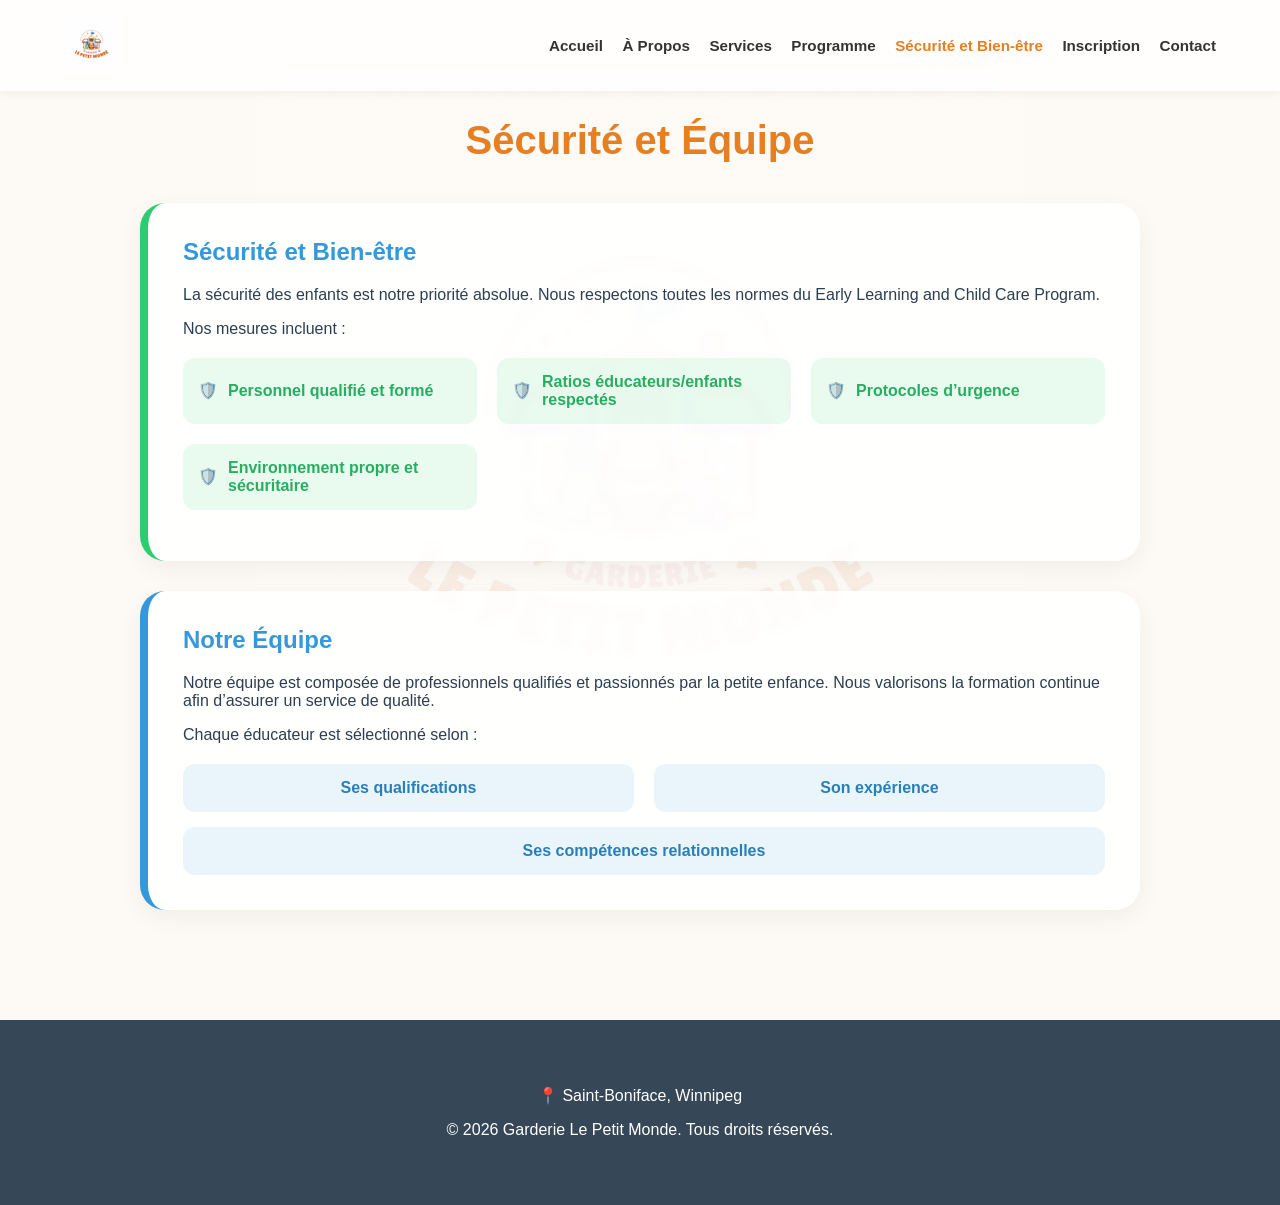
<file: securite.html>
<!DOCTYPE html>
<html lang="fr">
<head>
    <meta charset="UTF-8">
    <meta name="viewport" content="width=device-width, initial-scale=1.0">
    <title>Sécurité et Équipe | Garderie Le Petit Monde</title>
    <link rel="stylesheet" href="style.css">
    <style>
        /* --- ARRIÈRE-PLAN GLOBAL --- */
        body {
            margin: 0;
            padding: 0;
            background-color: #fdfaf6;
            background-image: linear-gradient(rgba(253, 250, 246, 0.92), rgba(253, 250, 246, 0.92)), url('logo.png');
            background-attachment: fixed;
            background-position: center;
            background-repeat: no-repeat;
            background-size: 60%;
        }

        header, main, .container, .card { background: transparent !important; }

        header {
            padding: 1rem 5%;
            display: flex;
            justify-content: space-between;
            align-items: center;
            box-shadow: 0 2px 10px rgba(0,0,0,0.05);
            position: sticky;
            top: 0;
            z-index: 1000;
            background: rgba(255, 255, 255, 0.8) !important;
            backdrop-filter: blur(10px);
        }

        .nav-logo img { height: 55px; }

        nav a {
            text-decoration: none;
            color: #333;
            margin-left: 15px;
            font-weight: 600;
            transition: 0.3s;
            font-size: 0.95rem;
        }

        nav a:hover { color: #e67e22; }

        .main-content { padding-top: 50px; }

        h1 { color: #e67e22; text-align: center; font-size: 2.5rem; margin-bottom: 40px; }
        
        .security-card {
            background: rgba(255, 255, 255, 0.85) !important;
            padding: 35px;
            border-radius: 25px;
            box-shadow: 0 8px 25px rgba(0,0,0,0.05);
            backdrop-filter: blur(3px);
            margin-bottom: 30px;
            border-left: 8px solid #2ecc71;
        }

        h2 { color: #3498db; margin-top: 0; }

        .check-list {
            list-style: none;
            padding: 0;
            display: grid;
            grid-template-columns: repeat(auto-fit, minmax(250px, 1fr));
            gap: 20px;
            margin-top: 20px;
        }

        .check-list li {
            background: rgba(46, 204, 113, 0.1);
            padding: 15px;
            border-radius: 12px;
            color: #27ae60;
            font-weight: 600;
            display: flex;
            align-items: center;
        }

        .check-list li::before {
            content: "🛡️";
            margin-right: 10px;
        }

        .team-grid {
            display: grid;
            grid-template-columns: 1fr 1fr;
            gap: 20px;
            margin-top: 20px;
        }

        footer {
            background: rgba(44, 62, 80, 0.95);
            color: white;
            text-align: center;
            padding: 50px 20px;
            margin-top: 80px;
        }
    </style>
</head>
<body>

    <header>
        <div class="nav-logo"><img src="logo.png" alt="Logo"></div>
        <nav>
            <a href="index.html">Accueil</a>
            <a href="propos.html">À Propos</a>
            <a href="services.html">Services</a>
            <a href="programme.html">Programme</a>
            <a href="securite.html" style="color: #e67e22;">Sécurité et Bien-être</a>
            <a href="inscription.html">Inscription</a>
            <a href="contact.html">Contact</a>
        </nav>
    </header>

    <main class="container main-content" style="max-width: 1000px; margin: 0 auto; padding: 0 20px;">
        
        <h1>Sécurité et Équipe</h1>

        <section class="security-card">
            <h2> Sécurité et Bien-être</h2>
            <p>La sécurité des enfants est notre priorité absolue. Nous respectons toutes les normes du Early Learning and Child Care Program.</p>
            <p>Nos mesures incluent :</p>
            <ul class="check-list">
                <li>Personnel qualifié et formé </li>
                <li>Ratios éducateurs/enfants respectés </li>
                <li>Protocoles d’urgence </li>
                <li>Environnement propre et sécuritaire </li>
            </ul>
        </section>

        <section class="security-card" style="border-left-color: #3498db;">
            <h2 style="color: #3498db;"> Notre Équipe</h2>
            <p>Notre équipe est composée de professionnels qualifiés et passionnés par la petite enfance. Nous valorisons la formation continue afin d’assurer un service de qualité.</p>
            <p>Chaque éducateur est sélectionné selon :</p>
            <div class="team-grid">
                <div style="background: rgba(52, 152, 219, 0.1); padding: 15px; border-radius: 12px; text-align: center; font-weight: 600; color: #2980b9;">Ses qualifications </div>
                <div style="background: rgba(52, 152, 219, 0.1); padding: 15px; border-radius: 12px; text-align: center; font-weight: 600; color: #2980b9;">Son expérience </div>
            </div>
            <div style="background: rgba(52, 152, 219, 0.1); padding: 15px; border-radius: 12px; text-align: center; font-weight: 600; color: #2980b9; margin-top: 15px;">Ses compétences relationnelles </div>
        </section>

    </main>

    <footer>
        <p>📍 Saint-Boniface, Winnipeg </p>
        <p>&copy; 2026 Garderie Le Petit Monde. Tous droits réservés.</p>
    </footer>

</body>
</html>
</file>
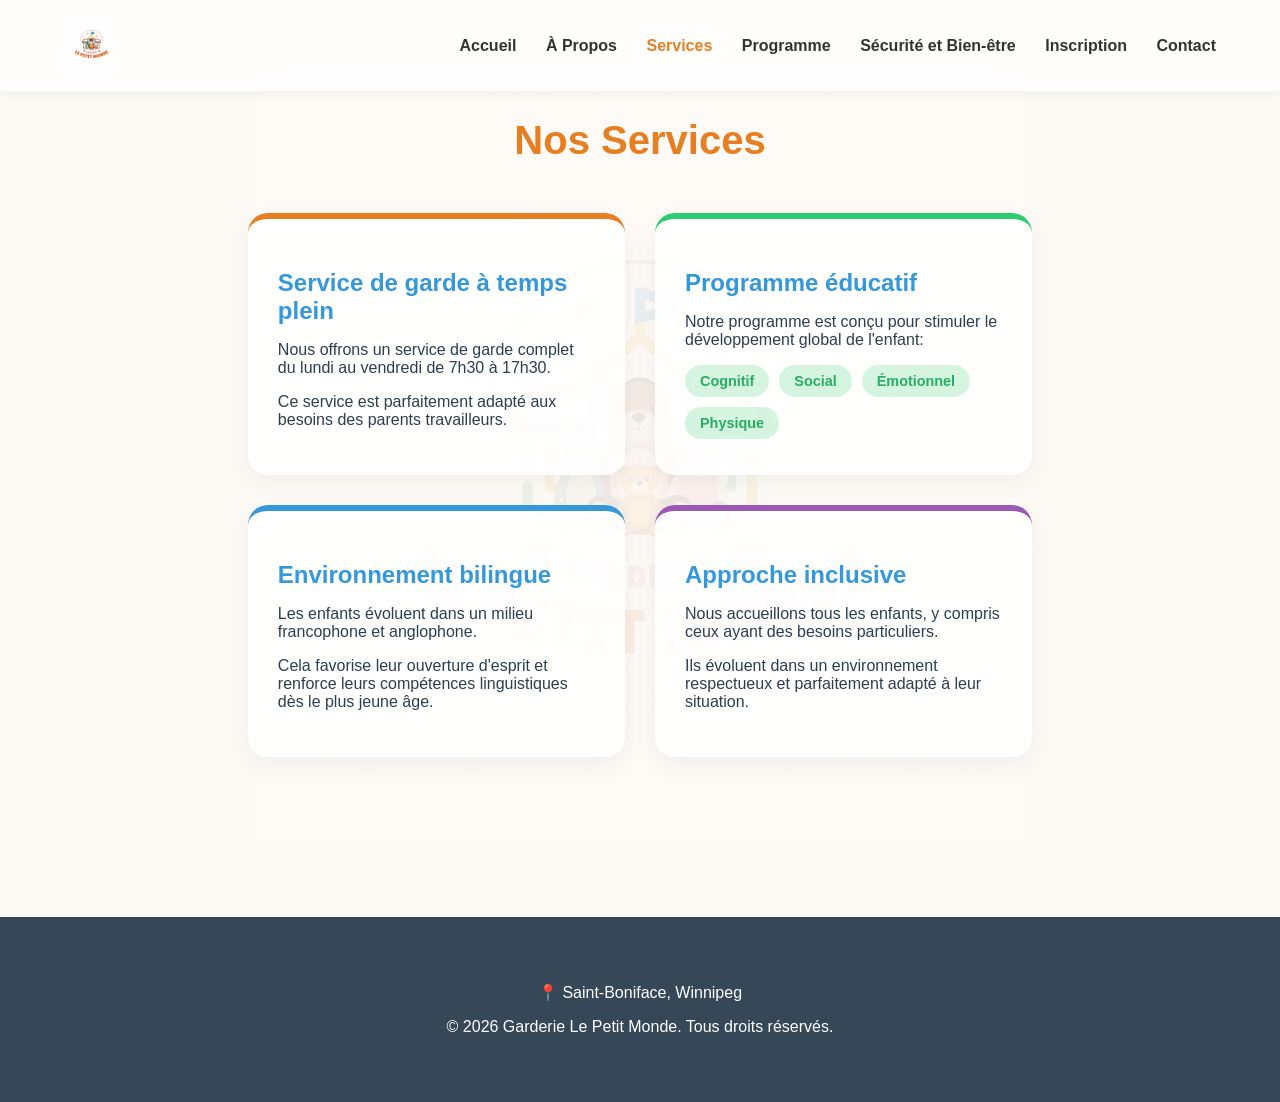
<file: services.html>
<!DOCTYPE html>
<html lang="fr">
<head>
    <meta charset="UTF-8">
    <meta name="viewport" content="width=device-width, initial-scale=1.0">
    <title>Nos Services | Garderie Le Petit Monde</title>
    <link rel="stylesheet" href="style.css">
    <style>
        /* --- ARRIÈRE-PLAN GLOBAL (IDENTIQUE AUX AUTRES PAGES) --- */
        body {
            margin: 0;
            padding: 0;
            background-color: #fdfaf6;
            background-image: linear-gradient(rgba(253, 250, 246, 0.92), rgba(253, 250, 246, 0.92)), url('logo.png');
            background-attachment: fixed;
            background-position: center;
            background-repeat: no-repeat;
            background-size: 60%;
        }

        /* --- TRANSPARENCE ET NAVIGATION --- */
        header, main, .container, .card {
            background: transparent !important;
        }

        header {
            padding: 1rem 5%;
            display: flex;
            justify-content: space-between;
            align-items: center;
            box-shadow: 0 2px 10px rgba(0,0,0,0.05);
            position: sticky;
            top: 0;
            z-index: 1000;
            background: rgba(255, 255, 255, 0.8) !important;
            backdrop-filter: blur(10px);
        }

        .nav-logo img { height: 55px; }

        nav a {
            text-decoration: none;
            color: #333;
            margin-left: 25px;
            font-weight: 600;
            transition: 0.3s;
        }

        nav a:hover { color: #e67e22; }

        /* --- CONTENU --- */
        .main-content {
            padding-top: 50px;
        }

        h1 { color: #e67e22; text-align: center; font-size: 2.5rem; margin-bottom: 50px; }
        h2 { color: #3498db; margin-bottom: 15px; }

        .services-grid {
            display: grid;
            grid-template-columns: repeat(auto-fit, minmax(300px, 1fr));
            gap: 30px;
            margin-bottom: 60px;
        }

        .service-card {
            background: rgba(255, 255, 255, 0.85) !important;
            padding: 30px;
            border-radius: 20px;
            box-shadow: 0 8px 25px rgba(0,0,0,0.05);
            backdrop-filter: blur(3px);
            border-top: 6px solid #e67e22;
            transition: 0.3s;
        }

        .service-card:hover {
            transform: translateY(-10px);
            box-shadow: 0 12px 30px rgba(0,0,0,0.1);
        }

        .program-list {
            list-style: none;
            padding: 0;
            display: flex;
            flex-wrap: wrap;
            gap: 10px;
            margin-top: 15px;
        }

        .program-item {
            background: rgba(46, 204, 113, 0.2);
            color: #27ae60;
            padding: 8px 15px;
            border-radius: 20px;
            font-weight: bold;
            font-size: 0.9rem;
        }

        footer {
            background: rgba(44, 62, 80, 0.95);
            color: white;
            text-align: center;
            padding: 50px 20px;
            margin-top: 100px;
        }
    </style>
</head>
<body>

    <header>
    <div class="nav-logo"><img src="logo.png" alt="Logo"></div>
    <nav>
        <a href="index.html">Accueil</a>
        <a href="propos.html">À Propos</a>
        
        <a href="services.html" style="color: #e67e22;">Services</a>
        
        <a href="programme.html">Programme</a>
        <a href="securite.html">Sécurité et Bien-être</a>
        <a href="inscription.html">Inscription</a>
        <a href="contact.html">Contact</a>
    </nav>
</header>

    <main class="container main-content" style="max-width: 1100px; margin: 0 auto; padding: 0 20px;">
        
        <h1>Nos Services</h1>

        <div class="services-grid">
            
            <div class="service-card">
                <h2>Service de garde à temps plein </h2>
                <p>Nous offrons un service de garde complet du lundi au vendredi de 7h30 à 17h30.</p>
                <p>Ce service est parfaitement adapté aux besoins des parents travailleurs.</p>
            </div>

            <div class="service-card" style="border-top-color: #2ecc71;">
                <h2>Programme éducatif </h2>
                <p>Notre programme est conçu pour stimuler le développement global de l'enfant:</p>
                <div class="program-list">
                    <span class="program-item">Cognitif</span>
                    <span class="program-item">Social</span>
                    <span class="program-item">Émotionnel</span>
                    <span class="program-item">Physique</span>
                </div>
            </div>

            <div class="service-card" style="border-top-color: #3498db;">
                <h2>Environnement bilingue </h2>
                <p>Les enfants évoluent dans un milieu francophone et anglophone.</p>
                <p>Cela favorise leur ouverture d'esprit et renforce leurs compétences linguistiques dès le plus jeune âge.</p>
            </div>

            <div class="service-card" style="border-top-color: #9b59b6;">
                <h2>Approche inclusive </h2>
                <p>Nous accueillons tous les enfants, y compris ceux ayant des besoins particuliers.</p>
                <p>Ils évoluent dans un environnement respectueux et parfaitement adapté à leur situation.</p>
            </div>

        </div>

    </main>

    <footer>
        <p>📍 Saint-Boniface, Winnipeg</p>
        <p>&copy; 2026 Garderie Le Petit Monde. Tous droits réservés.</p>
    </footer>

</body>
</html>
</file>
<file: style.css>
:root {
    --primary: #e67e22; /* Orange du logo */
    --secondary: #3498db; /* Bleu du logo */
    --accent: #2ecc71; /* Vert du logo */
    --light-bg: #fdfaf6;
    --dark-text: #2c3e50;
    --white: #ffffff;
}

body {
    font-family: 'Segoe UI', sans-serif;
    margin: 0;
    background-color: var(--light-bg);
    color: var(--dark-text);
    display: flex;
    flex-direction: column;
    min-height: 100vh;
}

/* Navigation */
header {
    background: var(--white);
    padding: 1rem 5%;
    display: flex;
    justify-content: space-between;
    align-items: center;
    box-shadow: 0 2px 10px rgba(0,0,0,0.05);
    position: sticky;
    top: 0;
    z-index: 1000;
}

.nav-logo img { height: 50px; }

nav a {
    text-decoration: none;
    color: var(--dark-text);
    margin-left: 20px;
    font-weight: 600;
}

nav a:hover { color: var(--primary); }

/* Hero Section (Accueil) */
.hero { text-align: center; padding: 60px 20px; background: white; }
.giant-logo { max-width: 400px; width: 100%; margin-bottom: 20px; }
.kids-photo { 
    width: 100%; 
    height: 400px; 
    object-fit: cover; 
    border-top: 8px solid var(--accent);
}

/* Conteneur Global */
.container { max-width: 1100px; margin: auto; padding: 40px 20px; flex: 1; }

/* Grilles et Cartes */
.grid { display: grid; grid-template-columns: repeat(auto-fit, minmax(300px, 1fr)); gap: 20px; }
.card { background: white; padding: 25px; border-radius: 12px; box-shadow: 0 4px 15px rgba(0,0,0,0.05); border-top: 4px solid var(--secondary); }

.btn {
    display: inline-block;
    background: var(--primary);
    color: white;
    padding: 12px 30px;
    border-radius: 25px;
    text-decoration: none;
    font-weight: bold;
    margin-top: 15px;
}

footer { background: var(--dark-text); color: white; text-align: center; padding: 30px; }


/* --- ADAPTATION MOBILE (Écrans de moins de 768px) --- */
@media (max-width: 768px) {
    
    /* On empile les éléments du menu */
    nav {
        display: flex;
        flex-direction: column;
        gap: 10px;
        text-align: center;
    }

    /* On force les grilles à passer de 2 colonnes à 1 seule */
    .grid, .contact-grid, .team-grid, .mission-vision {
        grid-template-columns: 1fr !important;
    }

    /* On réduit la taille des titres pour qu'ils ne débordent pas */
    h1 {
        font-size: 1.8rem !important;
    }

    /* On ajuste le logo en arrière-plan pour qu'il soit plus discret sur mobile */
    body {
        background-size: 90% !important;
        background-position: center bottom;
    }

    /* On réduit les marges des cartes */
    .card, .registration-card, .contact-card {
        padding: 20px !important;
        margin: 10px !important;
    }
}
</file>
